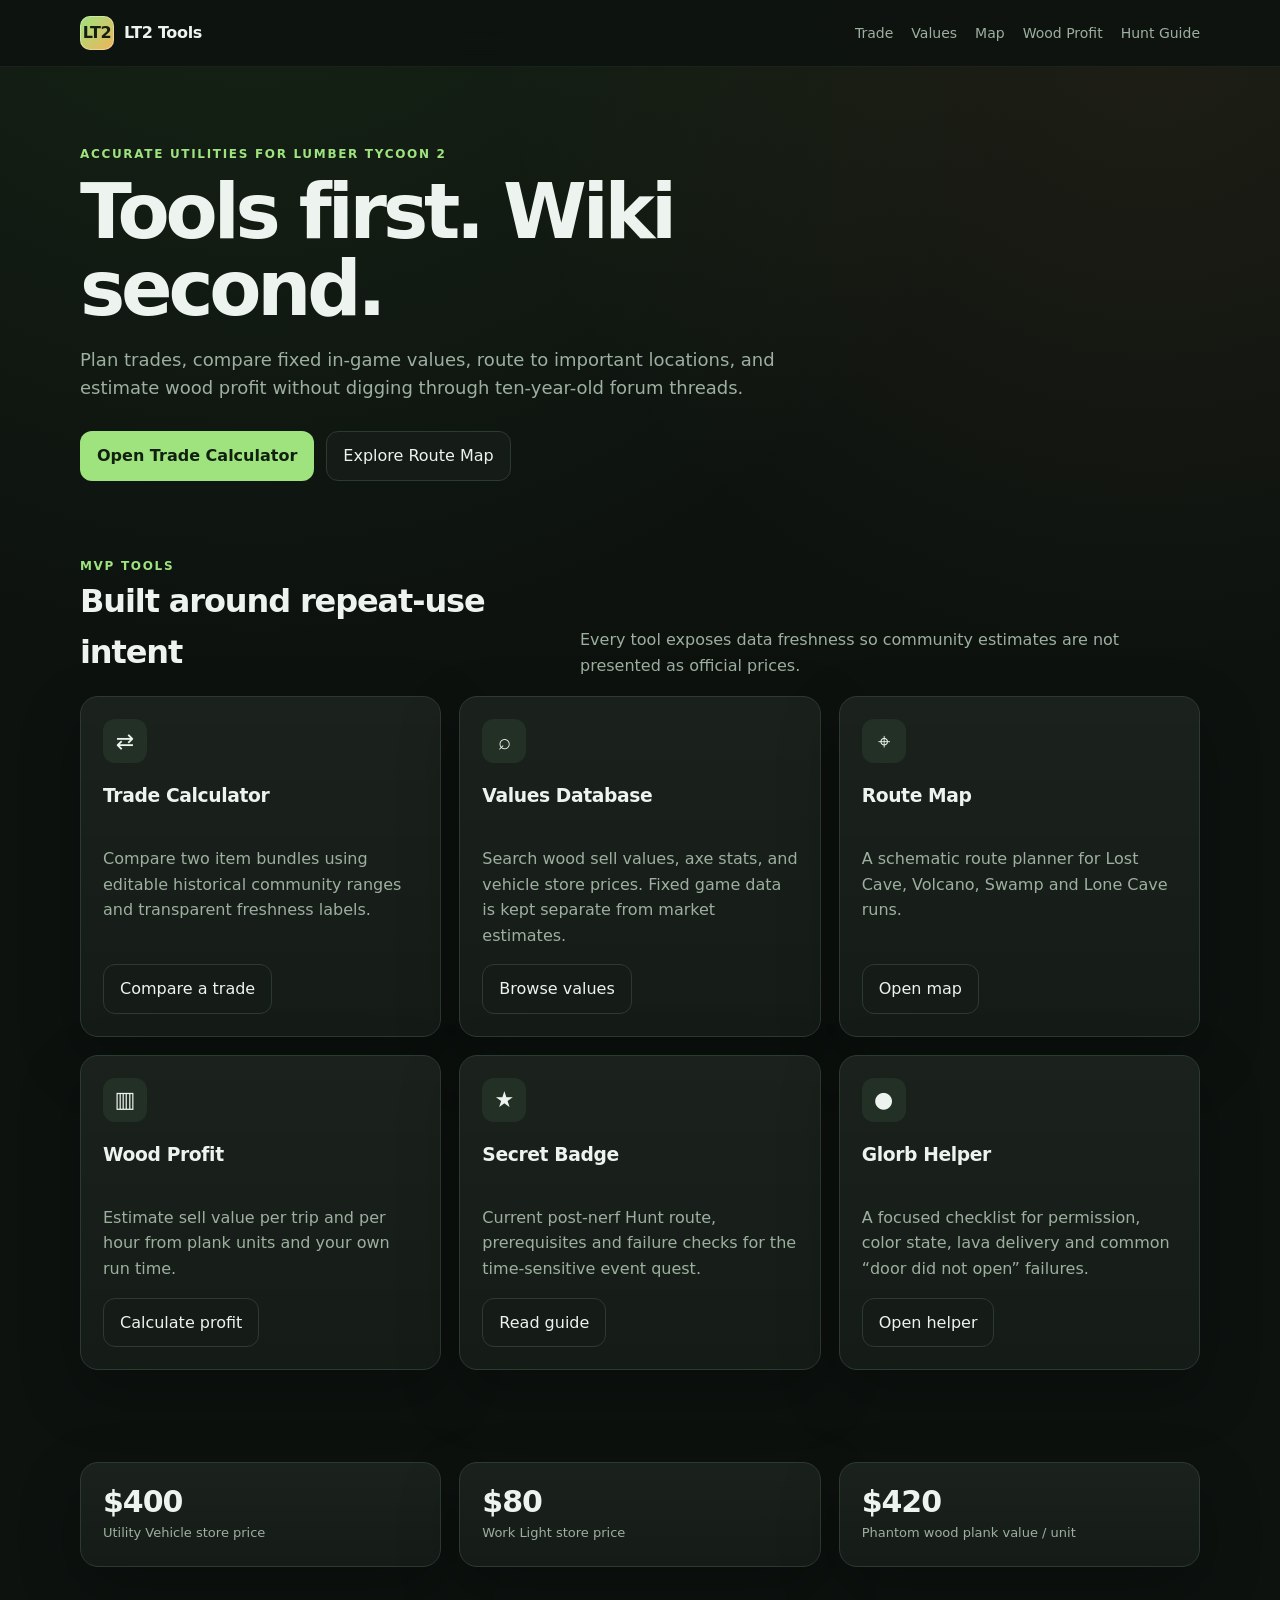
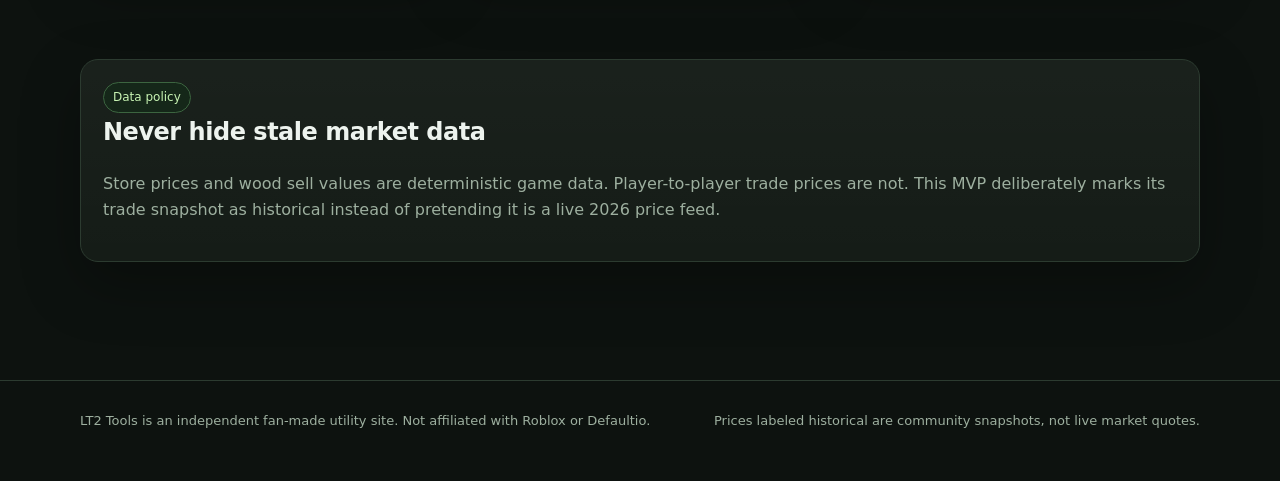
<file: index.html>
<!doctype html>
<html lang="en"><head>
<meta charset="utf-8"><meta name="viewport" content="width=device-width, initial-scale=1">
<title>LT2 Tools — Lumber Tycoon 2 Tools, Values & Map</title><meta name="description" content="Lumber Tycoon 2 trade calculator, values database, route map, wood profit calculator and current Hunt guides.">
<meta name="theme-color" content="#0d120f"><meta name="robots" content="index,follow">
<link rel="stylesheet" href="/assets/styles.css">
</head><body data-page="home">
<header class="site-header"><div class="container nav">
<a class="brand" href="/"><span class="brand-mark">LT2</span><span>LT2 Tools</span></a>
<nav class="nav-links"><a href="/trade-calculator/">Trade</a><a href="/values/">Values</a><a href="/map/">Map</a><a href="/wood-profit/">Wood Profit</a><a href="/lumber-tycoon-2-secret-badge/">Hunt Guide</a></nav>
</div></header>
<main>
<section class="hero"><div class="container"><div class="eyebrow">Accurate utilities for Lumber Tycoon 2</div>
<h1>Tools first. Wiki second.</h1><p>Plan trades, compare fixed in-game values, route to important locations, and estimate wood profit without digging through ten-year-old forum threads.</p>
<div class="actions"><a class="btn primary" href="/trade-calculator/">Open Trade Calculator</a><a class="btn" href="/map/">Explore Route Map</a></div></div></section>
<section class="section"><div class="container"><div class="section-title"><div><div class="eyebrow">MVP tools</div><h2>Built around repeat-use intent</h2></div><p>Every tool exposes data freshness so community estimates are not presented as official prices.</p></div>
<div class="grid cols-3">
<div class="card tool-card"><div class="tool-icon">⇄</div><h3>Trade Calculator</h3><p>Compare two item bundles using editable historical community ranges and transparent freshness labels.</p><a class="btn" href="/trade-calculator/">Compare a trade</a></div>
<div class="card tool-card"><div class="tool-icon">⌕</div><h3>Values Database</h3><p>Search wood sell values, axe stats, and vehicle store prices. Fixed game data is kept separate from market estimates.</p><a class="btn" href="/values/">Browse values</a></div>
<div class="card tool-card"><div class="tool-icon">⌖</div><h3>Route Map</h3><p>A schematic route planner for Lost Cave, Volcano, Swamp and Lone Cave runs.</p><a class="btn" href="/map/">Open map</a></div>
<div class="card tool-card"><div class="tool-icon">▥</div><h3>Wood Profit</h3><p>Estimate sell value per trip and per hour from plank units and your own run time.</p><a class="btn" href="/wood-profit/">Calculate profit</a></div>
<div class="card tool-card"><div class="tool-icon">★</div><h3>Secret Badge</h3><p>Current post-nerf Hunt route, prerequisites and failure checks for the time-sensitive event quest.</p><a class="btn" href="/lumber-tycoon-2-secret-badge/">Read guide</a></div>
<div class="card tool-card"><div class="tool-icon">●</div><h3>Glorb Helper</h3><p>A focused checklist for permission, color state, lava delivery and common “door did not open” failures.</p><a class="btn" href="/lumber-tycoon-2-glorb/">Open helper</a></div>
</div></div></section>
<section class="section"><div class="container grid cols-3">
<div class="card"><div class="kpi">$400</div><div class="kpi-label">Utility Vehicle store price</div></div>
<div class="card"><div class="kpi">$80</div><div class="kpi-label">Work Light store price</div></div>
<div class="card"><div class="kpi">$420</div><div class="kpi-label">Phantom wood plank value / unit</div></div>
</div></section>
<section class="section"><div class="container"><div class="card"><span class="badge good">Data policy</span><h2>Never hide stale market data</h2><p>Store prices and wood sell values are deterministic game data. Player-to-player trade prices are not. This MVP deliberately marks its trade snapshot as historical instead of pretending it is a live 2026 price feed.</p></div></div></section>
</main>
<footer class="site-footer"><div class="container footer-row"><div>LT2 Tools is an independent fan-made utility site. Not affiliated with Roblox or Defaultio.</div><div>Prices labeled historical are community snapshots, not live market quotes.</div></div></footer>
<script src="/assets/data.js" defer></script><script src="/assets/app.js" defer></script>
</body></html>
</file>
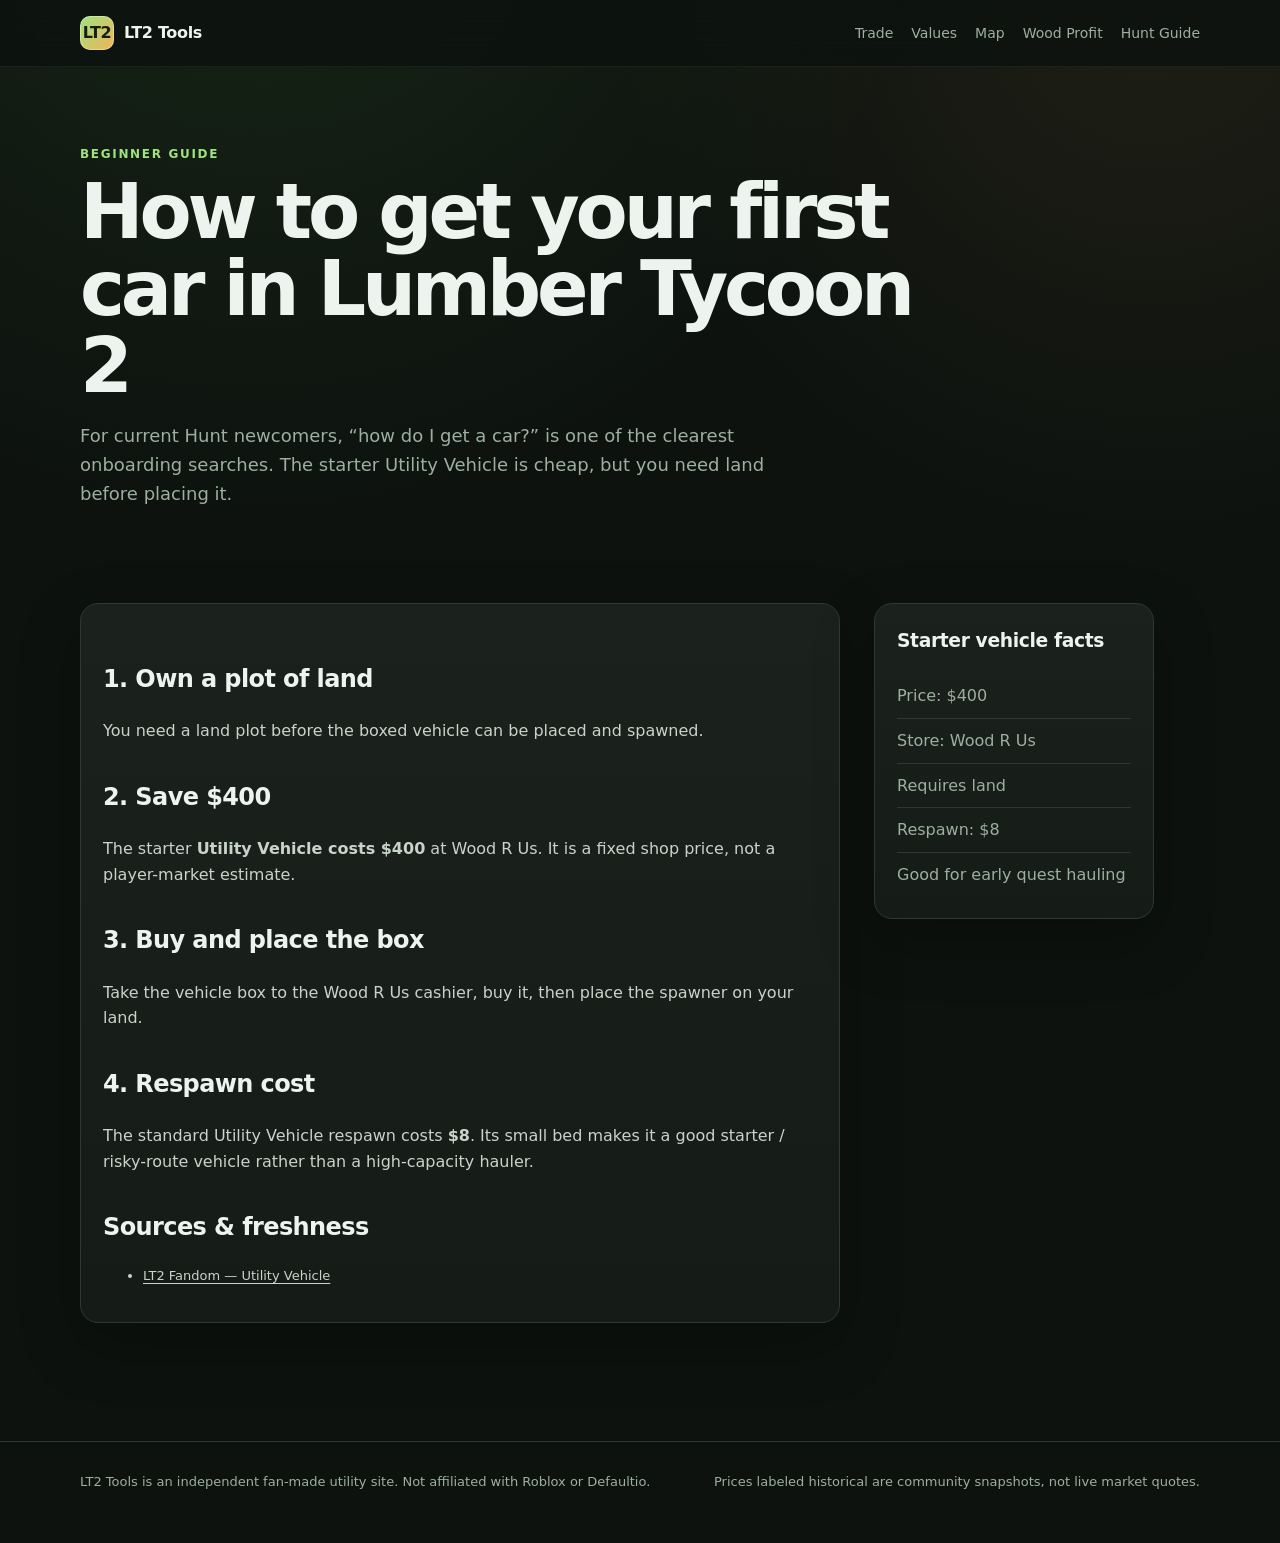
<file: how-to-get-a-car/index.html>
<!doctype html>
<html lang="en"><head>
<meta charset="utf-8"><meta name="viewport" content="width=device-width, initial-scale=1">
<title>How to Get a Car in Lumber Tycoon 2 — Utility Vehicle</title><meta name="description" content="How to buy the starter Utility Vehicle in Lumber Tycoon 2, including price and prerequisites.">
<meta name="theme-color" content="#0d120f"><meta name="robots" content="index,follow">
<link rel="stylesheet" href="/assets/styles.css">
</head><body data-page="how-to-get-a-car">
<header class="site-header"><div class="container nav">
<a class="brand" href="/"><span class="brand-mark">LT2</span><span>LT2 Tools</span></a>
<nav class="nav-links"><a href="/trade-calculator/">Trade</a><a href="/values/">Values</a><a href="/map/">Map</a><a href="/wood-profit/">Wood Profit</a><a href="/lumber-tycoon-2-secret-badge/">Hunt Guide</a></nav>
</div></header>
<main><section class="hero"><div class="container"><div class="eyebrow">Beginner guide</div><h1>How to get your first car in Lumber Tycoon 2</h1><p>For current Hunt newcomers, “how do I get a car?” is one of the clearest onboarding searches. The starter Utility Vehicle is cheap, but you need land before placing it.</p></div></section><section class="section"><div class="container guide"><article class="card"><h2>1. Own a plot of land</h2><p>You need a land plot before the boxed vehicle can be placed and spawned.</p><h2>2. Save $400</h2><p>The starter <strong>Utility Vehicle costs $400</strong> at Wood R Us. It is a fixed shop price, not a player-market estimate.</p><h2>3. Buy and place the box</h2><p>Take the vehicle box to the Wood R Us cashier, buy it, then place the spawner on your land.</p><h2>4. Respawn cost</h2><p>The standard Utility Vehicle respawn costs <strong>$8</strong>. Its small bed makes it a good starter / risky-route vehicle rather than a high-capacity hauler.</p><h2>Sources & freshness</h2><ul class="source-list"><li><a href="https://lumber-tycoon-2.fandom.com/wiki/Utility_Vehicle" rel="nofollow noopener" target="_blank">LT2 Fandom — Utility Vehicle</a></li></ul></article><aside><div class="card"><h3>Starter vehicle facts</h3><ul class="checklist"><li>Price: $400</li><li>Store: Wood R Us</li><li>Requires land</li><li>Respawn: $8</li><li>Good for early quest hauling</li></ul></div></aside></div></section></main>
<footer class="site-footer"><div class="container footer-row"><div>LT2 Tools is an independent fan-made utility site. Not affiliated with Roblox or Defaultio.</div><div>Prices labeled historical are community snapshots, not live market quotes.</div></div></footer>
<script src="/assets/data.js" defer></script><script src="/assets/app.js" defer></script>
</body></html>
</file>
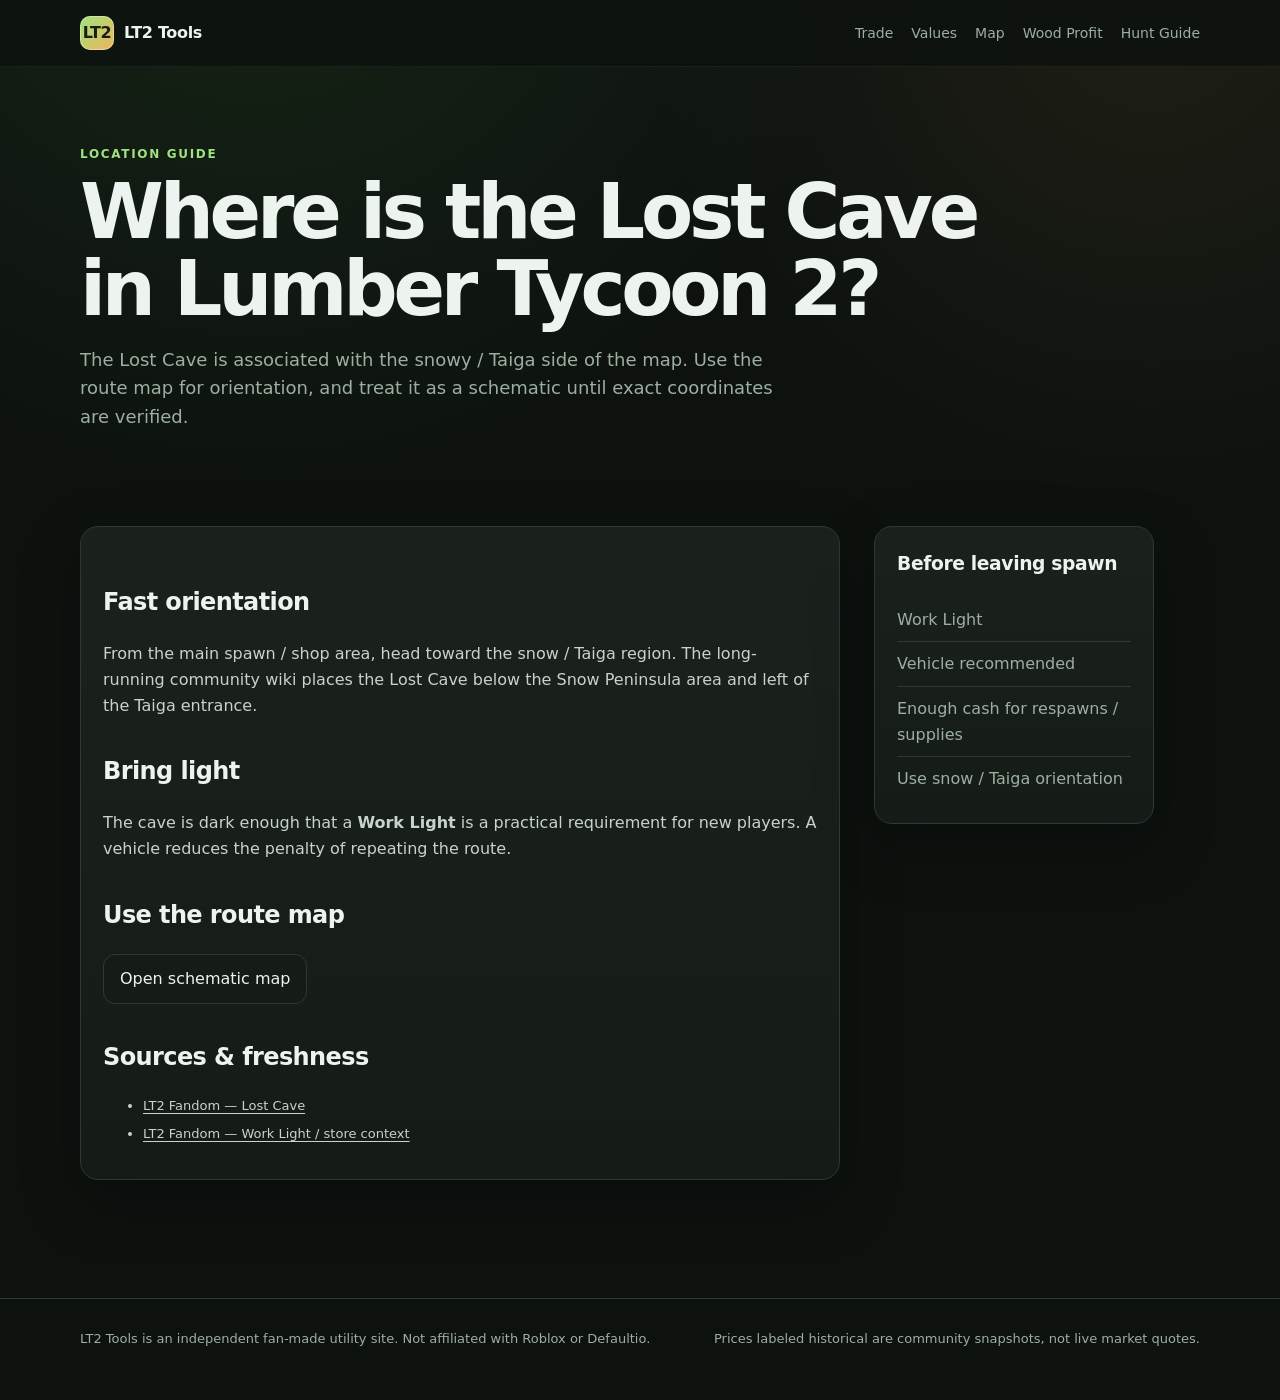
<file: lost-cave/index.html>
<!doctype html>
<html lang="en"><head>
<meta charset="utf-8"><meta name="viewport" content="width=device-width, initial-scale=1">
<title>Lumber Tycoon 2 Lost Cave Location — Route Guide</title><meta name="description" content="Lumber Tycoon 2 Lost Cave location and preparation guide.">
<meta name="theme-color" content="#0d120f"><meta name="robots" content="index,follow">
<link rel="stylesheet" href="/assets/styles.css">
</head><body data-page="lost-cave">
<header class="site-header"><div class="container nav">
<a class="brand" href="/"><span class="brand-mark">LT2</span><span>LT2 Tools</span></a>
<nav class="nav-links"><a href="/trade-calculator/">Trade</a><a href="/values/">Values</a><a href="/map/">Map</a><a href="/wood-profit/">Wood Profit</a><a href="/lumber-tycoon-2-secret-badge/">Hunt Guide</a></nav>
</div></header>
<main><section class="hero"><div class="container"><div class="eyebrow">Location guide</div><h1>Where is the Lost Cave in Lumber Tycoon 2?</h1><p>The Lost Cave is associated with the snowy / Taiga side of the map. Use the route map for orientation, and treat it as a schematic until exact coordinates are verified.</p></div></section><section class="section"><div class="container guide"><article class="card"><h2>Fast orientation</h2><p>From the main spawn / shop area, head toward the snow / Taiga region. The long-running community wiki places the Lost Cave below the Snow Peninsula area and left of the Taiga entrance.</p><h2>Bring light</h2><p>The cave is dark enough that a <a href="/work-light/"><strong>Work Light</strong></a> is a practical requirement for new players. A vehicle reduces the penalty of repeating the route.</p><h2>Use the route map</h2><p><a class="btn" href="/map/">Open schematic map</a></p><h2>Sources & freshness</h2><ul class="source-list"><li><a href="https://lumber-tycoon-2.fandom.com/wiki/Lost_Cave" rel="nofollow noopener" target="_blank">LT2 Fandom — Lost Cave</a></li><li><a href="https://lumber-tycoon-2.fandom.com/wiki/Wood_R_Us" rel="nofollow noopener" target="_blank">LT2 Fandom — Work Light / store context</a></li></ul></article><aside><div class="card"><h3>Before leaving spawn</h3><ul class="checklist"><li>Work Light</li><li>Vehicle recommended</li><li>Enough cash for respawns / supplies</li><li>Use snow / Taiga orientation</li></ul></div></aside></div></section></main>
<footer class="site-footer"><div class="container footer-row"><div>LT2 Tools is an independent fan-made utility site. Not affiliated with Roblox or Defaultio.</div><div>Prices labeled historical are community snapshots, not live market quotes.</div></div></footer>
<script src="/assets/data.js" defer></script><script src="/assets/app.js" defer></script>
</body></html>
</file>
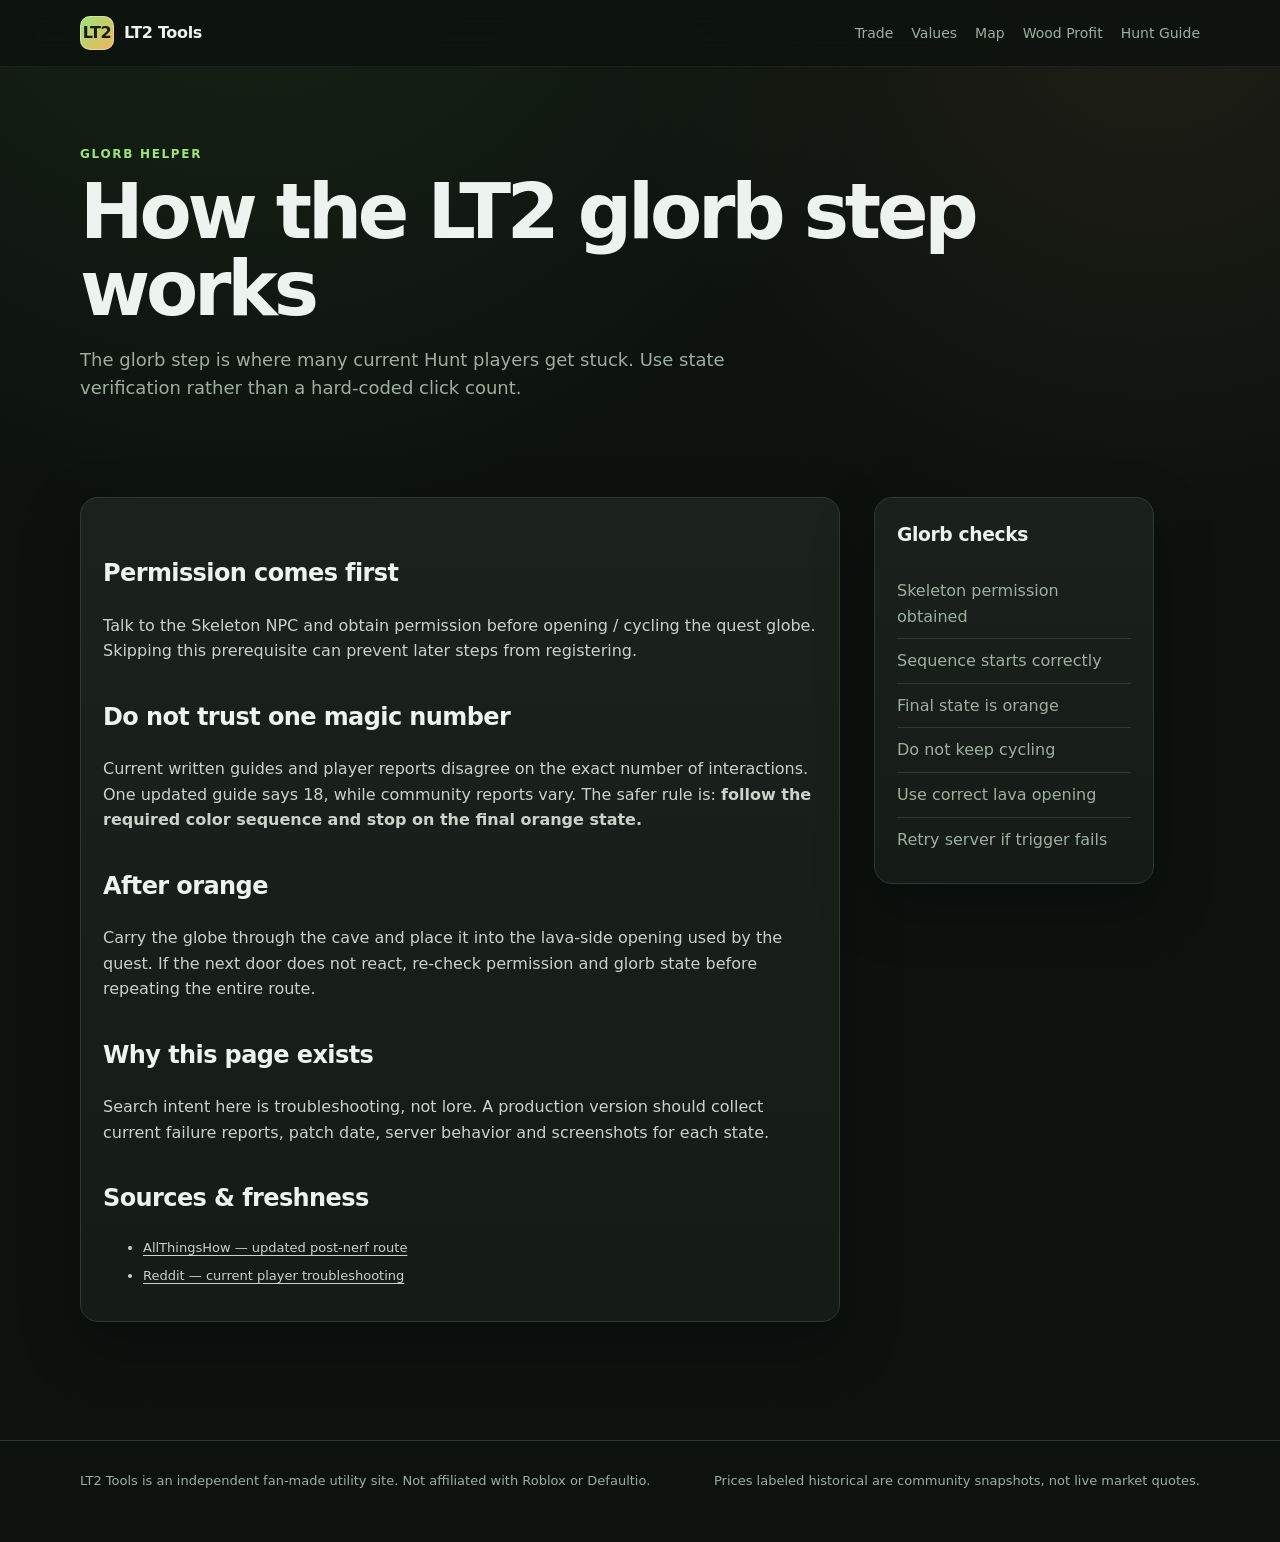
<file: lumber-tycoon-2-glorb/index.html>
<!doctype html>
<html lang="en"><head>
<meta charset="utf-8"><meta name="viewport" content="width=device-width, initial-scale=1">
<title>Lumber Tycoon 2 Glorb Guide — Orange Glorb Helper</title><meta name="description" content="Focused Glorb helper for the Lumber Tycoon 2 Hunt secret badge.">
<meta name="theme-color" content="#0d120f"><meta name="robots" content="index,follow">
<link rel="stylesheet" href="/assets/styles.css">
</head><body data-page="lumber-tycoon-2-glorb">
<header class="site-header"><div class="container nav">
<a class="brand" href="/"><span class="brand-mark">LT2</span><span>LT2 Tools</span></a>
<nav class="nav-links"><a href="/trade-calculator/">Trade</a><a href="/values/">Values</a><a href="/map/">Map</a><a href="/wood-profit/">Wood Profit</a><a href="/lumber-tycoon-2-secret-badge/">Hunt Guide</a></nav>
</div></header>
<main><section class="hero"><div class="container"><div class="eyebrow">Glorb helper</div><h1>How the LT2 glorb step works</h1><p>The glorb step is where many current Hunt players get stuck. Use state verification rather than a hard-coded click count.</p></div></section><section class="section"><div class="container guide"><article class="card"><h2>Permission comes first</h2><p>Talk to the Skeleton NPC and obtain permission before opening / cycling the quest globe. Skipping this prerequisite can prevent later steps from registering.</p><h2>Do not trust one magic number</h2><p>Current written guides and player reports disagree on the exact number of interactions. One updated guide says 18, while community reports vary. The safer rule is: <strong>follow the required color sequence and stop on the final orange state.</strong></p><h2>After orange</h2><p>Carry the globe through the cave and place it into the lava-side opening used by the quest. If the next door does not react, re-check permission and glorb state before repeating the entire route.</p><h2>Why this page exists</h2><p>Search intent here is troubleshooting, not lore. A production version should collect current failure reports, patch date, server behavior and screenshots for each state.</p><h2>Sources & freshness</h2><ul class="source-list"><li><a href="https://allthings.how/lumber-tycoon-2-secret-badge-how-to-get-it-in-the-hunt-roblox-20/" rel="nofollow noopener" target="_blank">AllThingsHow — updated post-nerf route</a></li><li><a href="https://www.reddit.com/r/LumberTycoon2/comments/1wrewtq/need_help_for_the_hunt_20_secret_badge/" rel="nofollow noopener" target="_blank">Reddit — current player troubleshooting</a></li></ul></article><aside><div class="card"><h3>Glorb checks</h3><ul class="checklist"><li>Skeleton permission obtained</li><li>Sequence starts correctly</li><li>Final state is orange</li><li>Do not keep cycling</li><li>Use correct lava opening</li><li>Retry server if trigger fails</li></ul></div></aside></div></section></main>
<footer class="site-footer"><div class="container footer-row"><div>LT2 Tools is an independent fan-made utility site. Not affiliated with Roblox or Defaultio.</div><div>Prices labeled historical are community snapshots, not live market quotes.</div></div></footer>
<script src="/assets/data.js" defer></script><script src="/assets/app.js" defer></script>
</body></html>
</file>
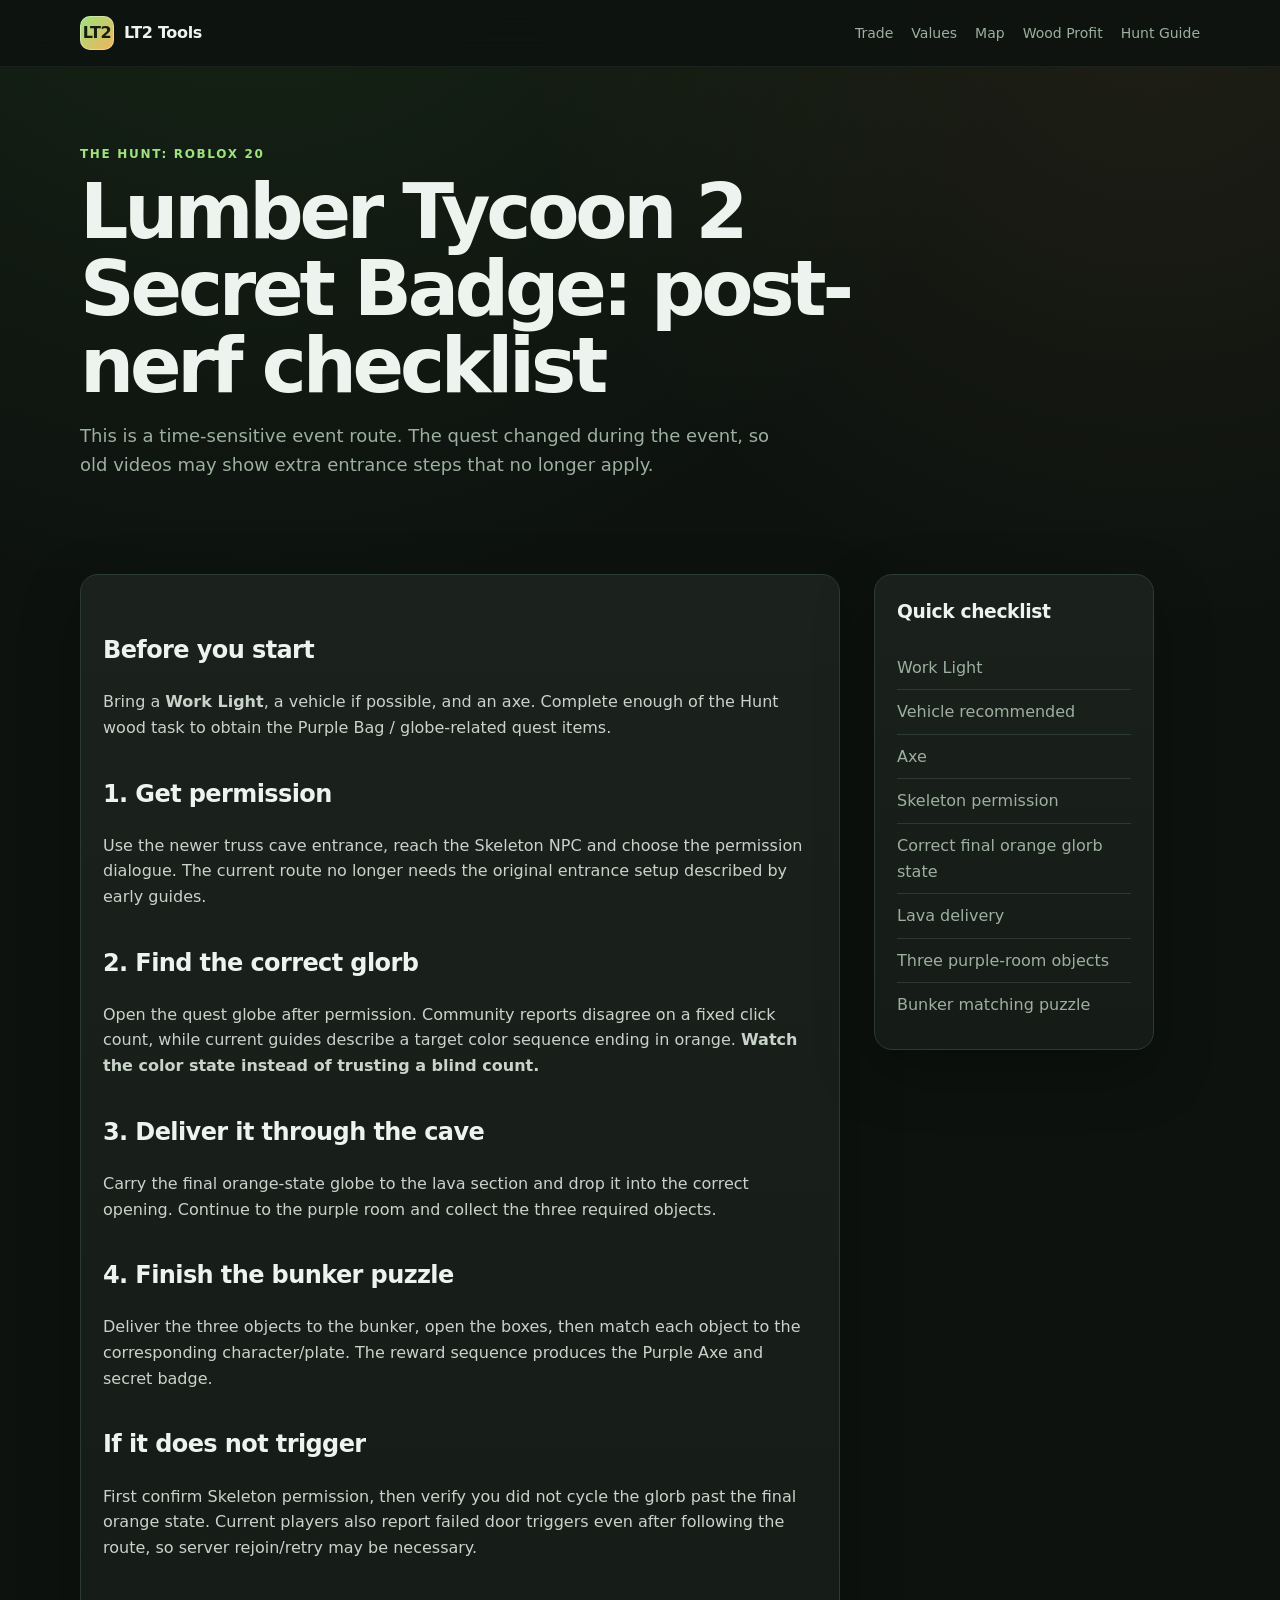
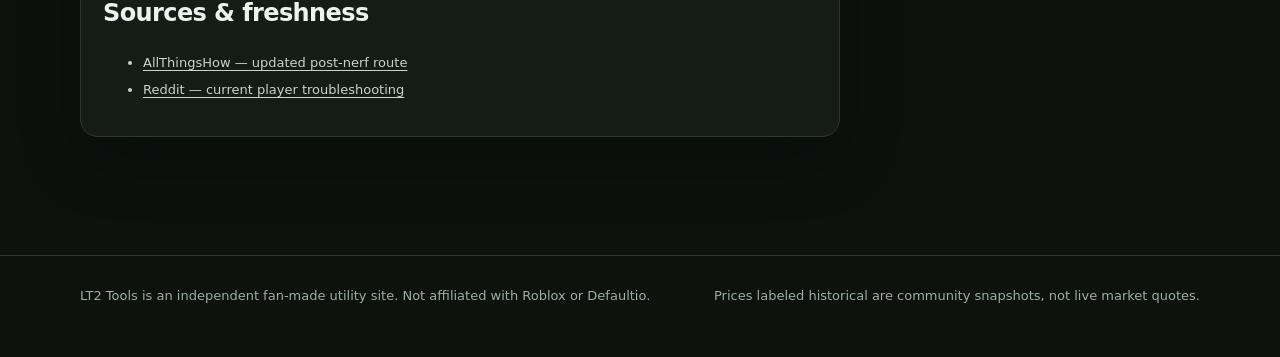
<file: lumber-tycoon-2-secret-badge/index.html>
<!doctype html>
<html lang="en"><head>
<meta charset="utf-8"><meta name="viewport" content="width=device-width, initial-scale=1">
<title>Lumber Tycoon 2 Secret Badge Guide — The Hunt Roblox 20</title><meta name="description" content="Post-nerf Lumber Tycoon 2 secret badge checklist for The Hunt: Roblox 20.">
<meta name="theme-color" content="#0d120f"><meta name="robots" content="index,follow">
<link rel="stylesheet" href="/assets/styles.css">
</head><body data-page="lumber-tycoon-2-secret-badge">
<header class="site-header"><div class="container nav">
<a class="brand" href="/"><span class="brand-mark">LT2</span><span>LT2 Tools</span></a>
<nav class="nav-links"><a href="/trade-calculator/">Trade</a><a href="/values/">Values</a><a href="/map/">Map</a><a href="/wood-profit/">Wood Profit</a><a href="/lumber-tycoon-2-secret-badge/">Hunt Guide</a></nav>
</div></header>
<main><section class="hero"><div class="container"><div class="eyebrow">The Hunt: Roblox 20</div><h1>Lumber Tycoon 2 Secret Badge: post-nerf checklist</h1><p>This is a time-sensitive event route. The quest changed during the event, so old videos may show extra entrance steps that no longer apply.</p></div></section><section class="section"><div class="container guide"><article class="card"><h2>Before you start</h2><p>Bring a <a href="/work-light/"><strong>Work Light</strong></a>, a vehicle if possible, and an axe. Complete enough of the Hunt wood task to obtain the Purple Bag / globe-related quest items.</p><h2>1. Get permission</h2><p>Use the newer truss cave entrance, reach the Skeleton NPC and choose the permission dialogue. The current route no longer needs the original entrance setup described by early guides.</p><h2>2. Find the correct glorb</h2><p>Open the quest globe after permission. Community reports disagree on a fixed click count, while current guides describe a target color sequence ending in orange. <strong>Watch the color state instead of trusting a blind count.</strong></p><h2>3. Deliver it through the cave</h2><p>Carry the final orange-state globe to the lava section and drop it into the correct opening. Continue to the purple room and collect the three required objects.</p><h2>4. Finish the bunker puzzle</h2><p>Deliver the three objects to the bunker, open the boxes, then match each object to the corresponding character/plate. The reward sequence produces the Purple Axe and secret badge.</p><h2>If it does not trigger</h2><p>First confirm Skeleton permission, then verify you did not cycle the glorb past the final orange state. Current players also report failed door triggers even after following the route, so server rejoin/retry may be necessary.</p><h2>Sources & freshness</h2><ul class="source-list"><li><a href="https://allthings.how/lumber-tycoon-2-secret-badge-how-to-get-it-in-the-hunt-roblox-20/" rel="nofollow noopener" target="_blank">AllThingsHow — updated post-nerf route</a></li><li><a href="https://www.reddit.com/r/LumberTycoon2/comments/1wrewtq/need_help_for_the_hunt_20_secret_badge/" rel="nofollow noopener" target="_blank">Reddit — current player troubleshooting</a></li></ul></article><aside><div class="card"><h3>Quick checklist</h3><ul class="checklist"><li>Work Light</li><li>Vehicle recommended</li><li>Axe</li><li>Skeleton permission</li><li>Correct final orange glorb state</li><li>Lava delivery</li><li>Three purple-room objects</li><li>Bunker matching puzzle</li></ul></div></aside></div></section></main>
<footer class="site-footer"><div class="container footer-row"><div>LT2 Tools is an independent fan-made utility site. Not affiliated with Roblox or Defaultio.</div><div>Prices labeled historical are community snapshots, not live market quotes.</div></div></footer>
<script src="/assets/data.js" defer></script><script src="/assets/app.js" defer></script>
</body></html>
</file>
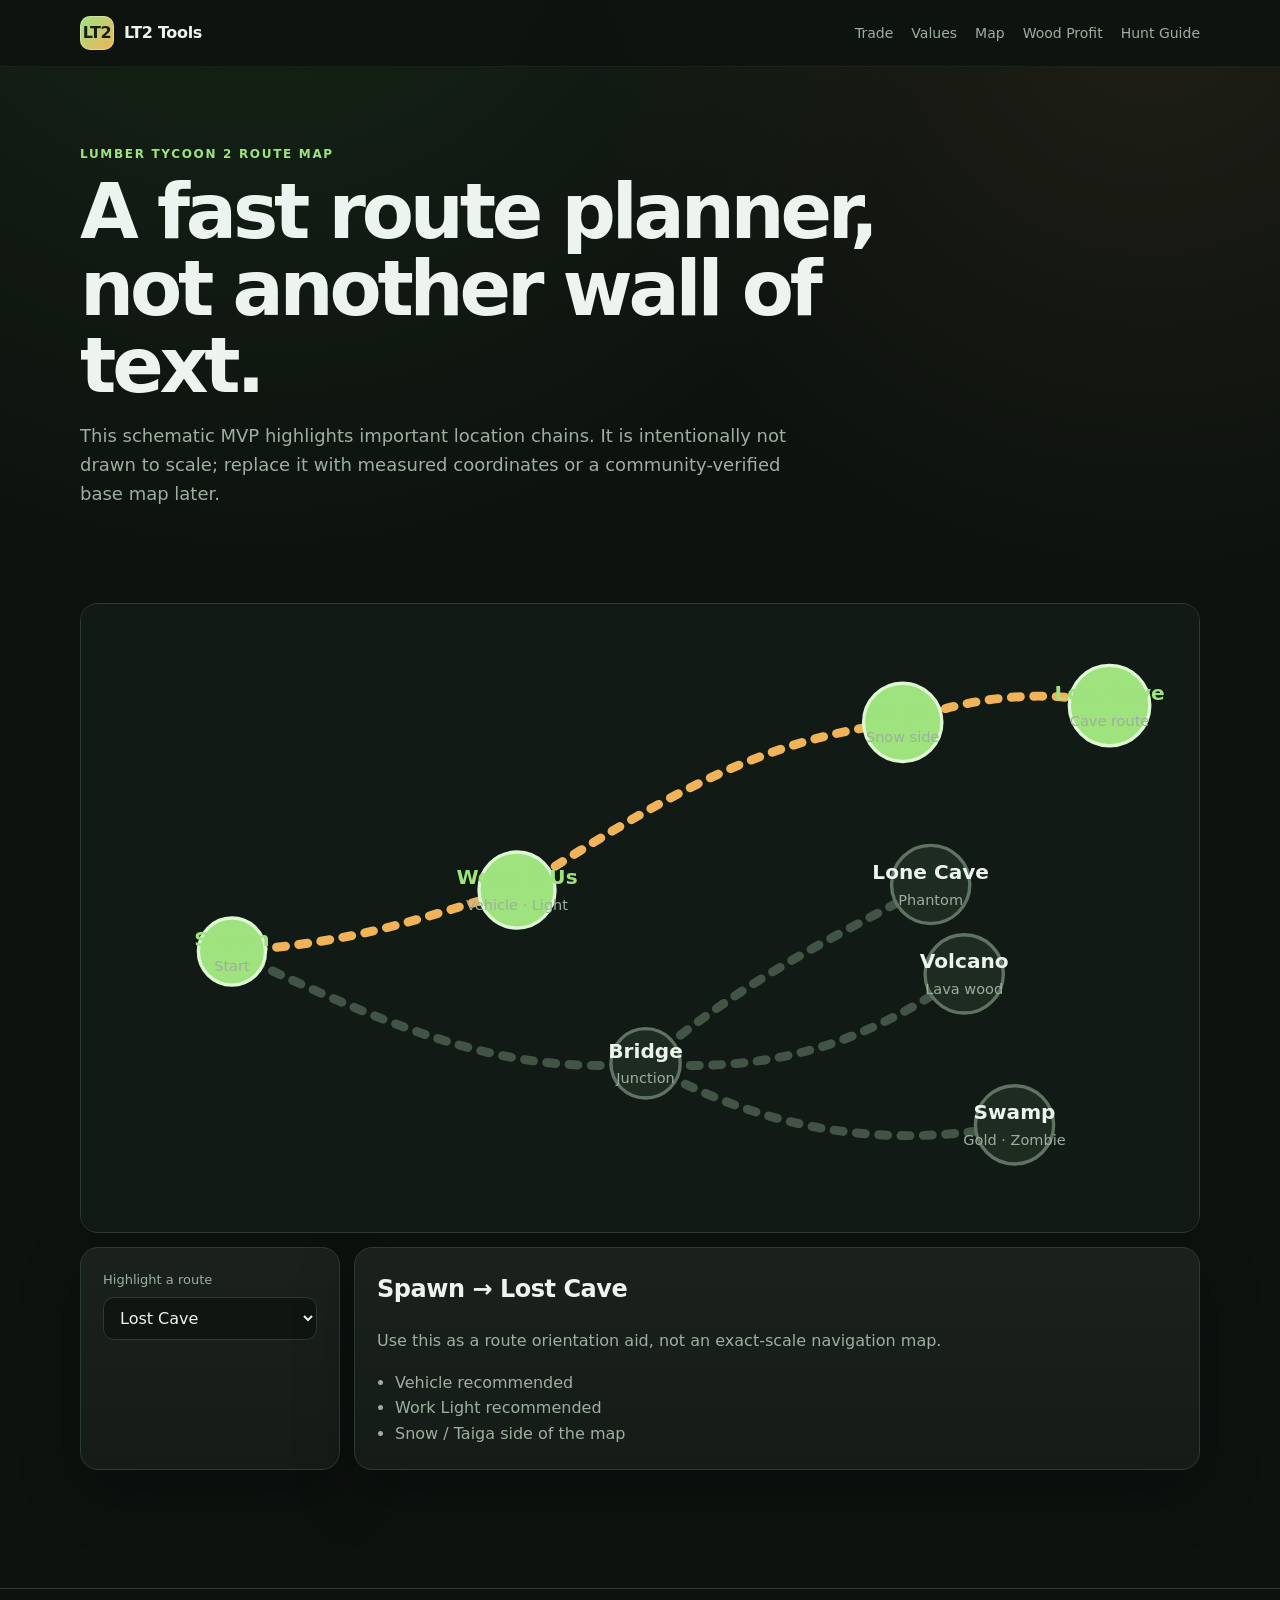
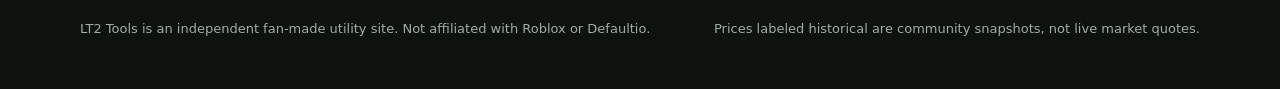
<file: map/index.html>
<!doctype html>
<html lang="en"><head>
<meta charset="utf-8"><meta name="viewport" content="width=device-width, initial-scale=1">
<title>Lumber Tycoon 2 Map & Route Planner — LT2 Tools</title><meta name="description" content="Interactive schematic routes to Lost Cave, Volcano, Swamp and Lone Cave in Lumber Tycoon 2.">
<meta name="theme-color" content="#0d120f"><meta name="robots" content="index,follow">
<link rel="stylesheet" href="/assets/styles.css">
</head><body data-page="map">
<header class="site-header"><div class="container nav">
<a class="brand" href="/"><span class="brand-mark">LT2</span><span>LT2 Tools</span></a>
<nav class="nav-links"><a href="/trade-calculator/">Trade</a><a href="/values/">Values</a><a href="/map/">Map</a><a href="/wood-profit/">Wood Profit</a><a href="/lumber-tycoon-2-secret-badge/">Hunt Guide</a></nav>
</div></header>
<main id="map-app"><section class="hero"><div class="container"><div class="eyebrow">Lumber Tycoon 2 Route Map</div><h1>A fast route planner, not another wall of text.</h1><p>This schematic MVP highlights important location chains. It is intentionally not drawn to scale; replace it with measured coordinates or a community-verified base map later.</p></div></section>
<section class="section"><div class="container"><div class="map-shell"><svg viewBox="0 0 1000 560" role="img" aria-label="Schematic Lumber Tycoon 2 route map">
<rect x="0" y="0" width="1000" height="560" fill="#111a14"/><path d="M135 310 C260 300 300 280 390 255" id="r1" class="route-line"/><path d="M390 255 C510 180 600 120 735 105" id="r2" class="route-line"/><path d="M735 105 C800 80 870 75 920 90" id="r3" class="route-line"/><path d="M135 310 C300 390 390 420 505 410" id="r4" class="route-line"/><path d="M505 410 C620 420 705 390 790 330" id="r5" class="route-line"/><path d="M505 410 C610 470 720 488 835 465" id="r6" class="route-line"/><path d="M505 410 C600 330 670 300 760 250" id="r7" class="route-line"/>
<g class="map-node" data-node="spawn"><circle cx="135" cy="310" r="30"/><text x="135" y="305" text-anchor="middle" class="map-label">Spawn</text><text x="135" y="327" text-anchor="middle" class="map-small">Start</text></g>
<g class="map-node" data-node="woodrus"><circle cx="390" cy="255" r="34"/><text x="390" y="250" text-anchor="middle" class="map-label">Wood R Us</text><text x="390" y="273" text-anchor="middle" class="map-small">Vehicle · Light</text></g>
<g class="map-node" data-node="taiga"><circle cx="735" cy="105" r="35"/><text x="735" y="100" text-anchor="middle" class="map-label">Taiga</text><text x="735" y="123" text-anchor="middle" class="map-small">Snow side</text></g>
<g class="map-node" data-node="lostcave"><circle cx="920" cy="90" r="36"/><text x="920" y="85" text-anchor="middle" class="map-label">Lost Cave</text><text x="920" y="108" text-anchor="middle" class="map-small">Cave route</text></g>
<g class="map-node" data-node="bridge"><circle cx="505" cy="410" r="31"/><text x="505" y="405" text-anchor="middle" class="map-label">Bridge</text><text x="505" y="428" text-anchor="middle" class="map-small">Junction</text></g>
<g class="map-node" data-node="volcano"><circle cx="790" cy="330" r="35"/><text x="790" y="325" text-anchor="middle" class="map-label">Volcano</text><text x="790" y="348" text-anchor="middle" class="map-small">Lava wood</text></g>
<g class="map-node" data-node="swamp"><circle cx="835" cy="465" r="35"/><text x="835" y="460" text-anchor="middle" class="map-label">Swamp</text><text x="835" y="483" text-anchor="middle" class="map-small">Gold · Zombie</text></g>
<g class="map-node" data-node="lonecave"><circle cx="760" cy="250" r="35"/><text x="760" y="245" text-anchor="middle" class="map-label">Lone Cave</text><text x="760" y="268" text-anchor="middle" class="map-small">Phantom</text></g>
</svg></div>
<div class="map-panel"><div class="card"><label for="route-select">Highlight a route</label><select id="route-select"><option value="lost-cave">Lost Cave</option><option value="volcano">Volcano</option><option value="swamp">Swamp</option><option value="lone-cave">Lone Cave</option></select></div><div class="card map-info"><h2 id="route-title"></h2><p id="route-copy"></p><ul id="route-req"></ul></div></div></div></section></main>
<footer class="site-footer"><div class="container footer-row"><div>LT2 Tools is an independent fan-made utility site. Not affiliated with Roblox or Defaultio.</div><div>Prices labeled historical are community snapshots, not live market quotes.</div></div></footer>
<script src="/assets/data.js" defer></script><script src="/assets/app.js" defer></script>
</body></html>
</file>
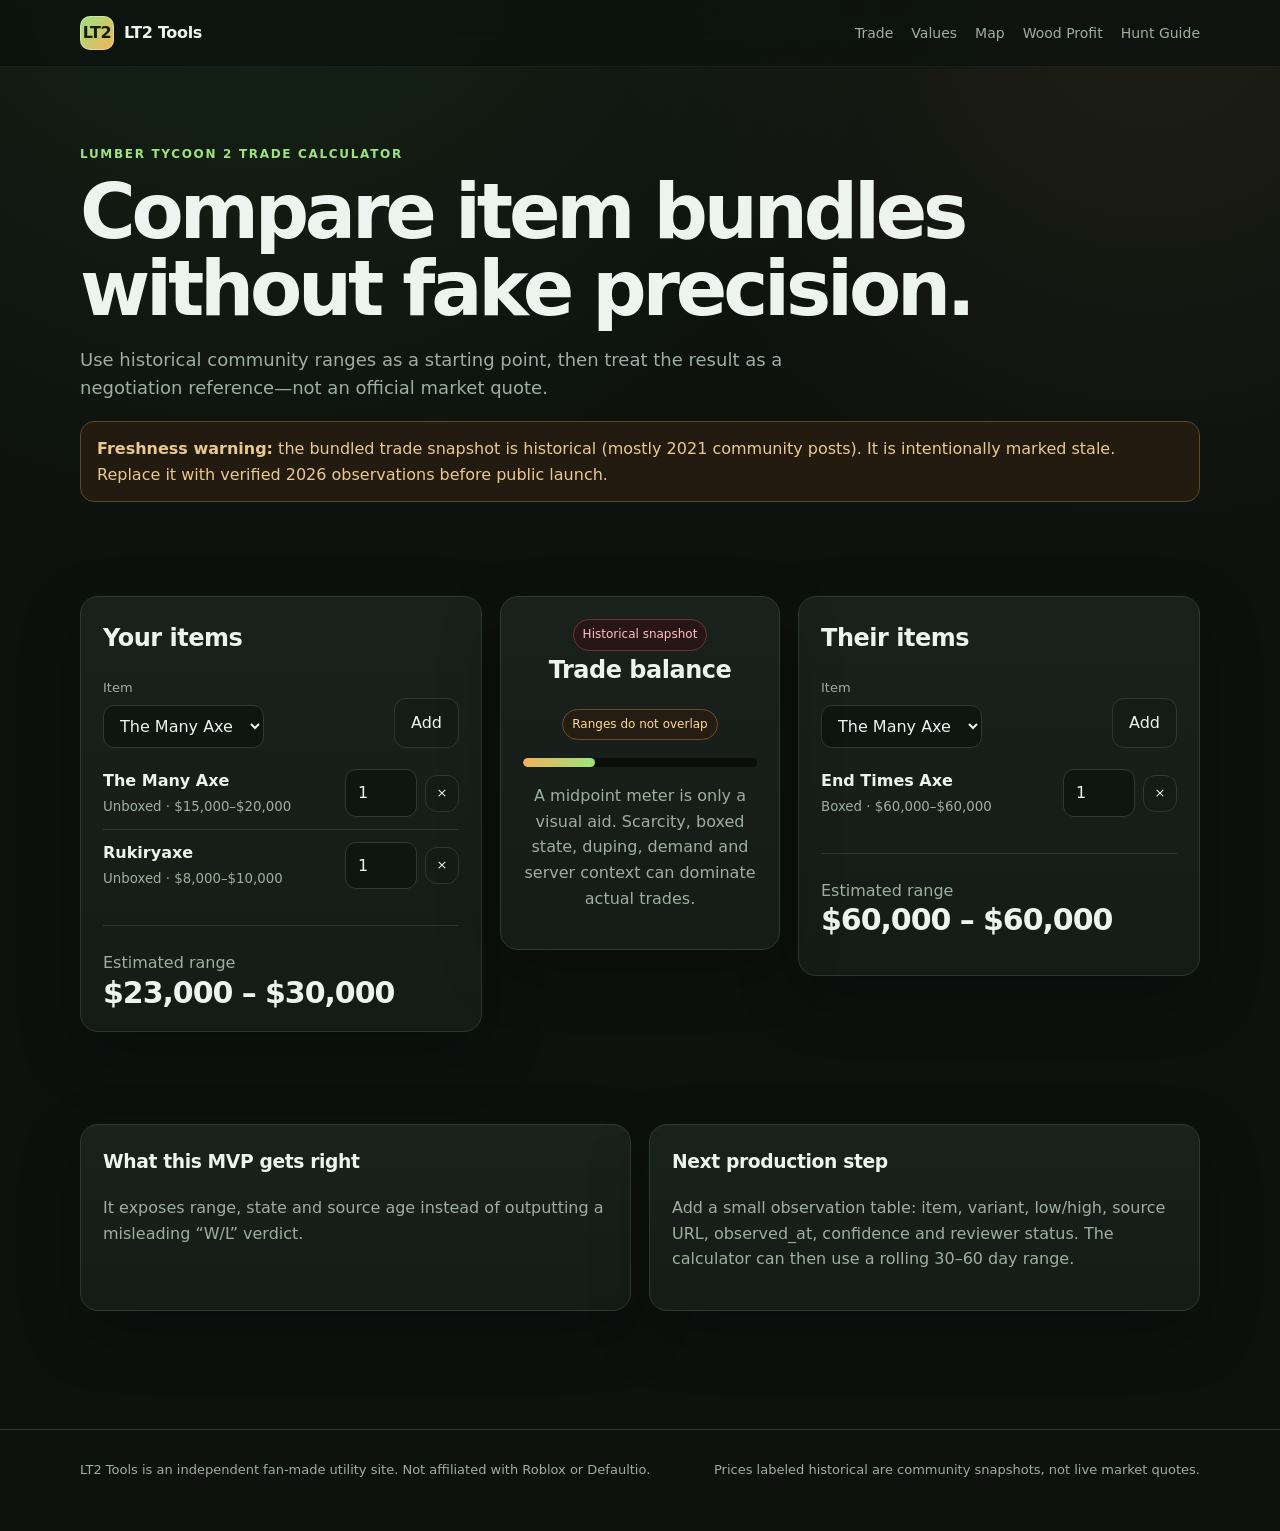
<file: trade-calculator/index.html>
<!doctype html>
<html lang="en"><head>
<meta charset="utf-8"><meta name="viewport" content="width=device-width, initial-scale=1">
<title>Lumber Tycoon 2 Trade Calculator — LT2 Tools</title><meta name="description" content="Compare Lumber Tycoon 2 trade bundles using transparent value ranges and data freshness.">
<meta name="theme-color" content="#0d120f"><meta name="robots" content="index,follow">
<link rel="stylesheet" href="/assets/styles.css">
</head><body data-page="trade">
<header class="site-header"><div class="container nav">
<a class="brand" href="/"><span class="brand-mark">LT2</span><span>LT2 Tools</span></a>
<nav class="nav-links"><a href="/trade-calculator/">Trade</a><a href="/values/">Values</a><a href="/map/">Map</a><a href="/wood-profit/">Wood Profit</a><a href="/lumber-tycoon-2-secret-badge/">Hunt Guide</a></nav>
</div></header>
<main id="trade-app"><section class="hero"><div class="container"><div class="eyebrow">Lumber Tycoon 2 Trade Calculator</div><h1>Compare item bundles without fake precision.</h1><p>Use historical community ranges as a starting point, then treat the result as a negotiation reference—not an official market quote.</p><div class="notice"><strong>Freshness warning:</strong> the bundled trade snapshot is historical (mostly 2021 community posts). It is intentionally marked stale. Replace it with verified 2026 observations before public launch.</div></div></section>
<section class="section"><div class="container trade-board">
<div class="card trade-side"><h2>Your items</h2><div class="form-row"><div><label for="you-select">Item</label><select id="you-select"></select></div><div></div><button class="btn" id="you-add">Add</button></div><div id="you-items"></div><hr><div class="muted">Estimated range</div><div class="kpi" id="you-total">$0</div></div>
<div class="card trade-result"><span class="badge stale">Historical snapshot</span><h2>Trade balance</h2><div id="trade-label" class="badge">Add items</div><div class="balance-meter"><div id="balance-fill"></div></div><p class="muted">A midpoint meter is only a visual aid. Scarcity, boxed state, duping, demand and server context can dominate actual trades.</p></div>
<div class="card trade-side"><h2>Their items</h2><div class="form-row"><div><label for="them-select">Item</label><select id="them-select"></select></div><div></div><button class="btn" id="them-add">Add</button></div><div id="them-items"></div><hr><div class="muted">Estimated range</div><div class="kpi" id="them-total">$0</div></div>
</div></section>
<section class="section"><div class="container grid cols-2"><div class="card"><h3>What this MVP gets right</h3><p>It exposes range, state and source age instead of outputting a misleading “W/L” verdict.</p></div><div class="card"><h3>Next production step</h3><p>Add a small observation table: item, variant, low/high, source URL, observed_at, confidence and reviewer status. The calculator can then use a rolling 30–60 day range.</p></div></div></section></main>
<footer class="site-footer"><div class="container footer-row"><div>LT2 Tools is an independent fan-made utility site. Not affiliated with Roblox or Defaultio.</div><div>Prices labeled historical are community snapshots, not live market quotes.</div></div></footer>
<script src="/assets/data.js" defer></script><script src="/assets/app.js" defer></script>
</body></html>
</file>
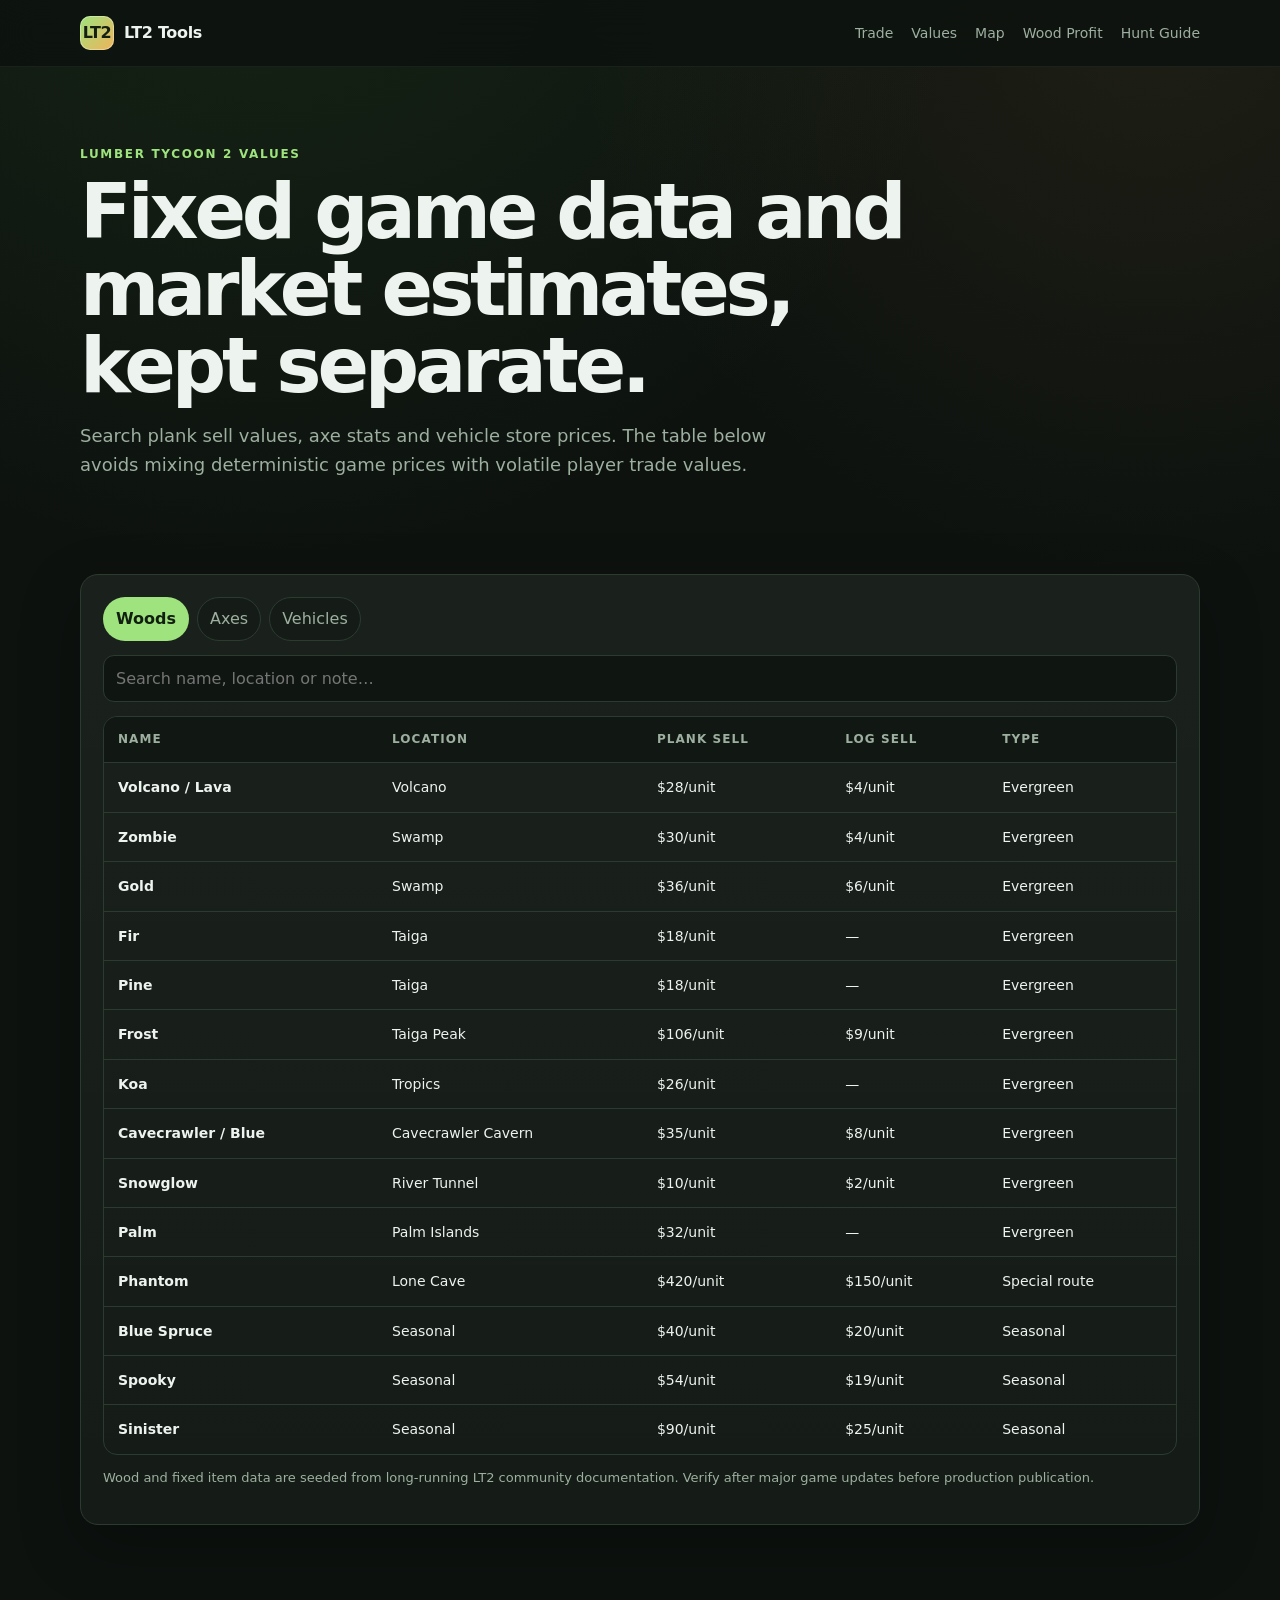
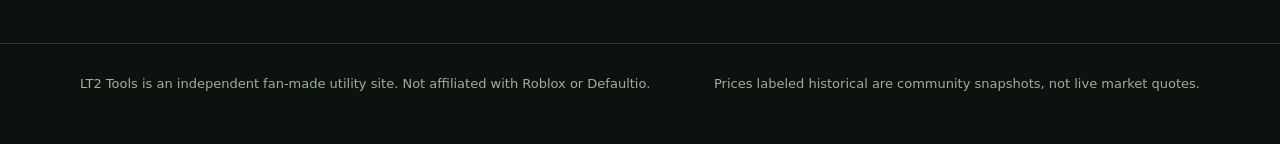
<file: values/index.html>
<!doctype html>
<html lang="en"><head>
<meta charset="utf-8"><meta name="viewport" content="width=device-width, initial-scale=1">
<title>Lumber Tycoon 2 Values — Wood, Axes & Vehicles</title><meta name="description" content="Search Lumber Tycoon 2 wood sell values, axe stats and vehicle store prices.">
<meta name="theme-color" content="#0d120f"><meta name="robots" content="index,follow">
<link rel="stylesheet" href="/assets/styles.css">
</head><body data-page="values">
<header class="site-header"><div class="container nav">
<a class="brand" href="/"><span class="brand-mark">LT2</span><span>LT2 Tools</span></a>
<nav class="nav-links"><a href="/trade-calculator/">Trade</a><a href="/values/">Values</a><a href="/map/">Map</a><a href="/wood-profit/">Wood Profit</a><a href="/lumber-tycoon-2-secret-badge/">Hunt Guide</a></nav>
</div></header>
<main id="values-app"><section class="hero"><div class="container"><div class="eyebrow">Lumber Tycoon 2 Values</div><h1>Fixed game data and market estimates, kept separate.</h1><p>Search plank sell values, axe stats and vehicle store prices. The table below avoids mixing deterministic game prices with volatile player trade values.</p></div></section>
<section class="section"><div class="container"><div class="card"><div class="tabs"><button class="tab active" data-tab="woods">Woods</button><button class="tab" data-tab="axes">Axes</button><button class="tab" data-tab="vehicles">Vehicles</button></div><div class="search-box"><input id="value-search" placeholder="Search name, location or note…" aria-label="Search values"></div><div class="table-wrap"><table><thead><tr id="values-head"></tr></thead><tbody id="values-body"></tbody></table></div><p class="source-list">Wood and fixed item data are seeded from long-running LT2 community documentation. Verify after major game updates before production publication.</p></div></div></section></main>
<footer class="site-footer"><div class="container footer-row"><div>LT2 Tools is an independent fan-made utility site. Not affiliated with Roblox or Defaultio.</div><div>Prices labeled historical are community snapshots, not live market quotes.</div></div></footer>
<script src="/assets/data.js" defer></script><script src="/assets/app.js" defer></script>
</body></html>
</file>
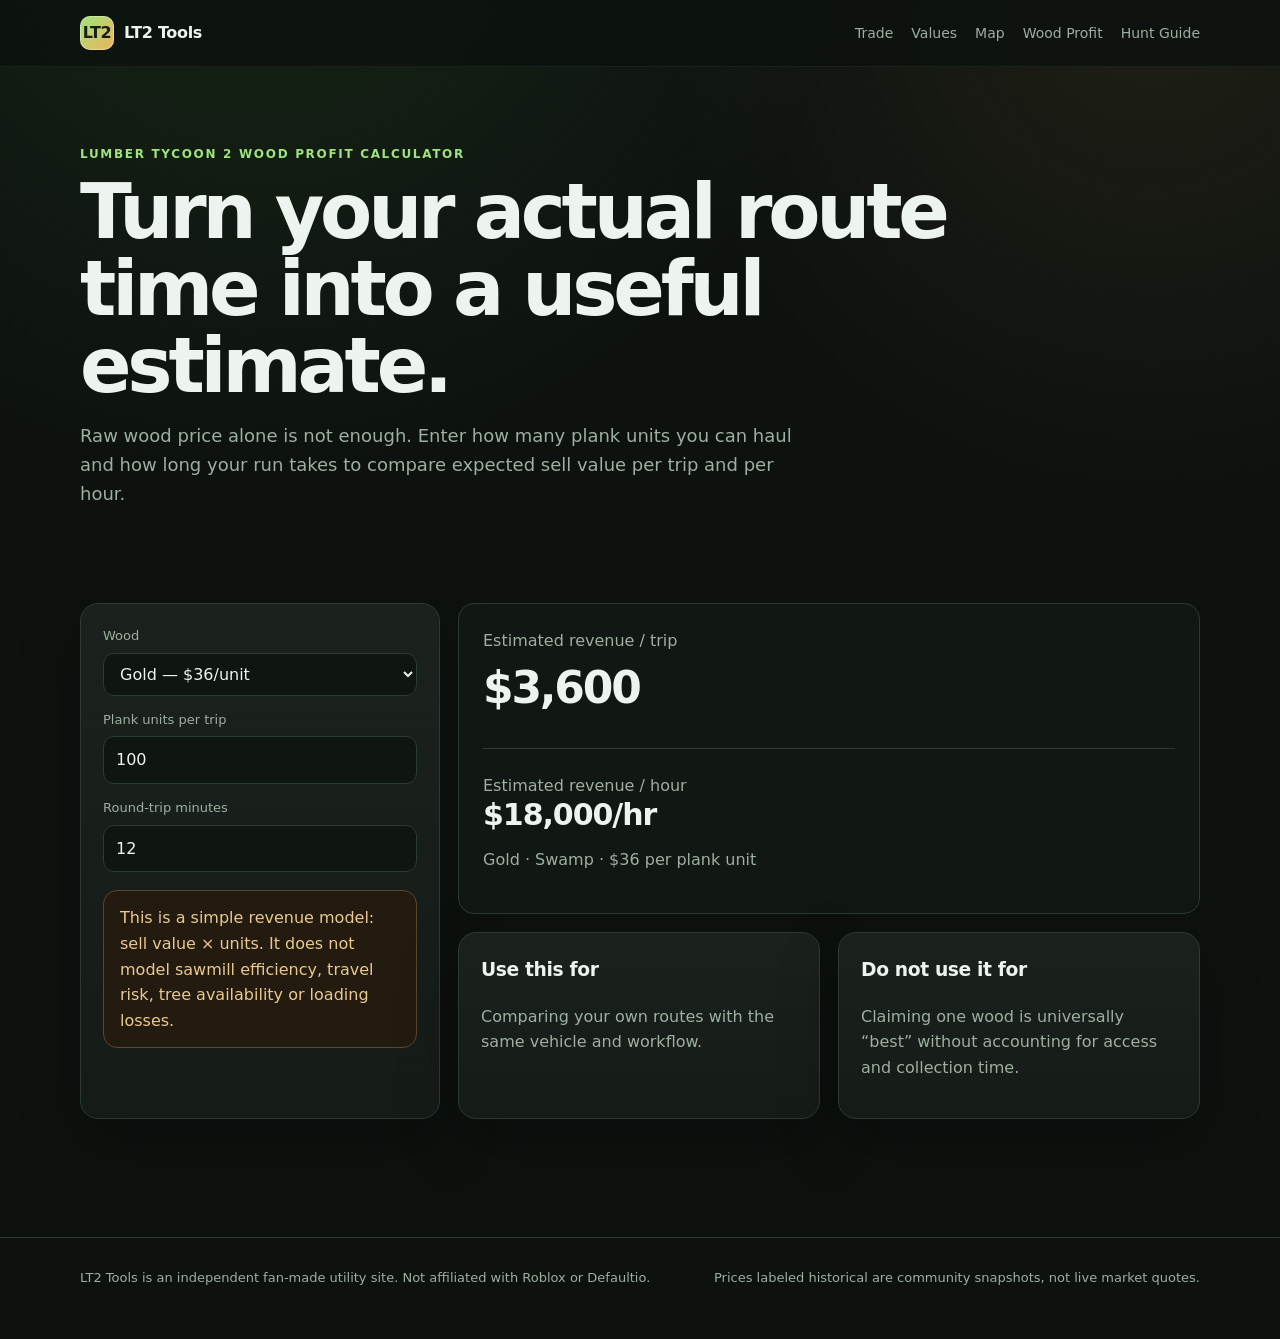
<file: wood-profit/index.html>
<!doctype html>
<html lang="en"><head>
<meta charset="utf-8"><meta name="viewport" content="width=device-width, initial-scale=1">
<title>Lumber Tycoon 2 Wood Profit Calculator — LT2 Tools</title><meta name="description" content="Estimate Lumber Tycoon 2 wood revenue per trip and per hour using plank values and your route time.">
<meta name="theme-color" content="#0d120f"><meta name="robots" content="index,follow">
<link rel="stylesheet" href="/assets/styles.css">
</head><body data-page="wood">
<header class="site-header"><div class="container nav">
<a class="brand" href="/"><span class="brand-mark">LT2</span><span>LT2 Tools</span></a>
<nav class="nav-links"><a href="/trade-calculator/">Trade</a><a href="/values/">Values</a><a href="/map/">Map</a><a href="/wood-profit/">Wood Profit</a><a href="/lumber-tycoon-2-secret-badge/">Hunt Guide</a></nav>
</div></header>
<main id="wood-app"><section class="hero"><div class="container"><div class="eyebrow">Lumber Tycoon 2 Wood Profit Calculator</div><h1>Turn your actual route time into a useful estimate.</h1><p>Raw wood price alone is not enough. Enter how many plank units you can haul and how long your run takes to compare expected sell value per trip and per hour.</p></div></section>
<section class="section"><div class="container calculator-grid"><div class="card"><div><label for="wood-select">Wood</label><select id="wood-select"></select></div><div style="margin-top:14px"><label for="wood-units">Plank units per trip</label><input id="wood-units" type="number" min="0" step="0.1" value="100"></div><div style="margin-top:14px"><label for="trip-minutes">Round-trip minutes</label><input id="trip-minutes" type="number" min="0.1" step="0.1" value="12"></div><div class="notice">This is a simple revenue model: sell value × units. It does not model sawmill efficiency, travel risk, tree availability or loading losses.</div></div>
<div><div class="result-hero"><div class="muted">Estimated revenue / trip</div><div class="big" id="wood-trip">$0</div><hr><div class="muted">Estimated revenue / hour</div><div class="kpi" id="wood-hour">$0/hr</div><p class="muted" id="wood-context"></p></div><div class="grid cols-2" style="margin-top:18px"><div class="card"><h3>Use this for</h3><p>Comparing your own routes with the same vehicle and workflow.</p></div><div class="card"><h3>Do not use it for</h3><p>Claiming one wood is universally “best” without accounting for access and collection time.</p></div></div></div></div></section></main>
<footer class="site-footer"><div class="container footer-row"><div>LT2 Tools is an independent fan-made utility site. Not affiliated with Roblox or Defaultio.</div><div>Prices labeled historical are community snapshots, not live market quotes.</div></div></footer>
<script src="/assets/data.js" defer></script><script src="/assets/app.js" defer></script>
</body></html>
</file>
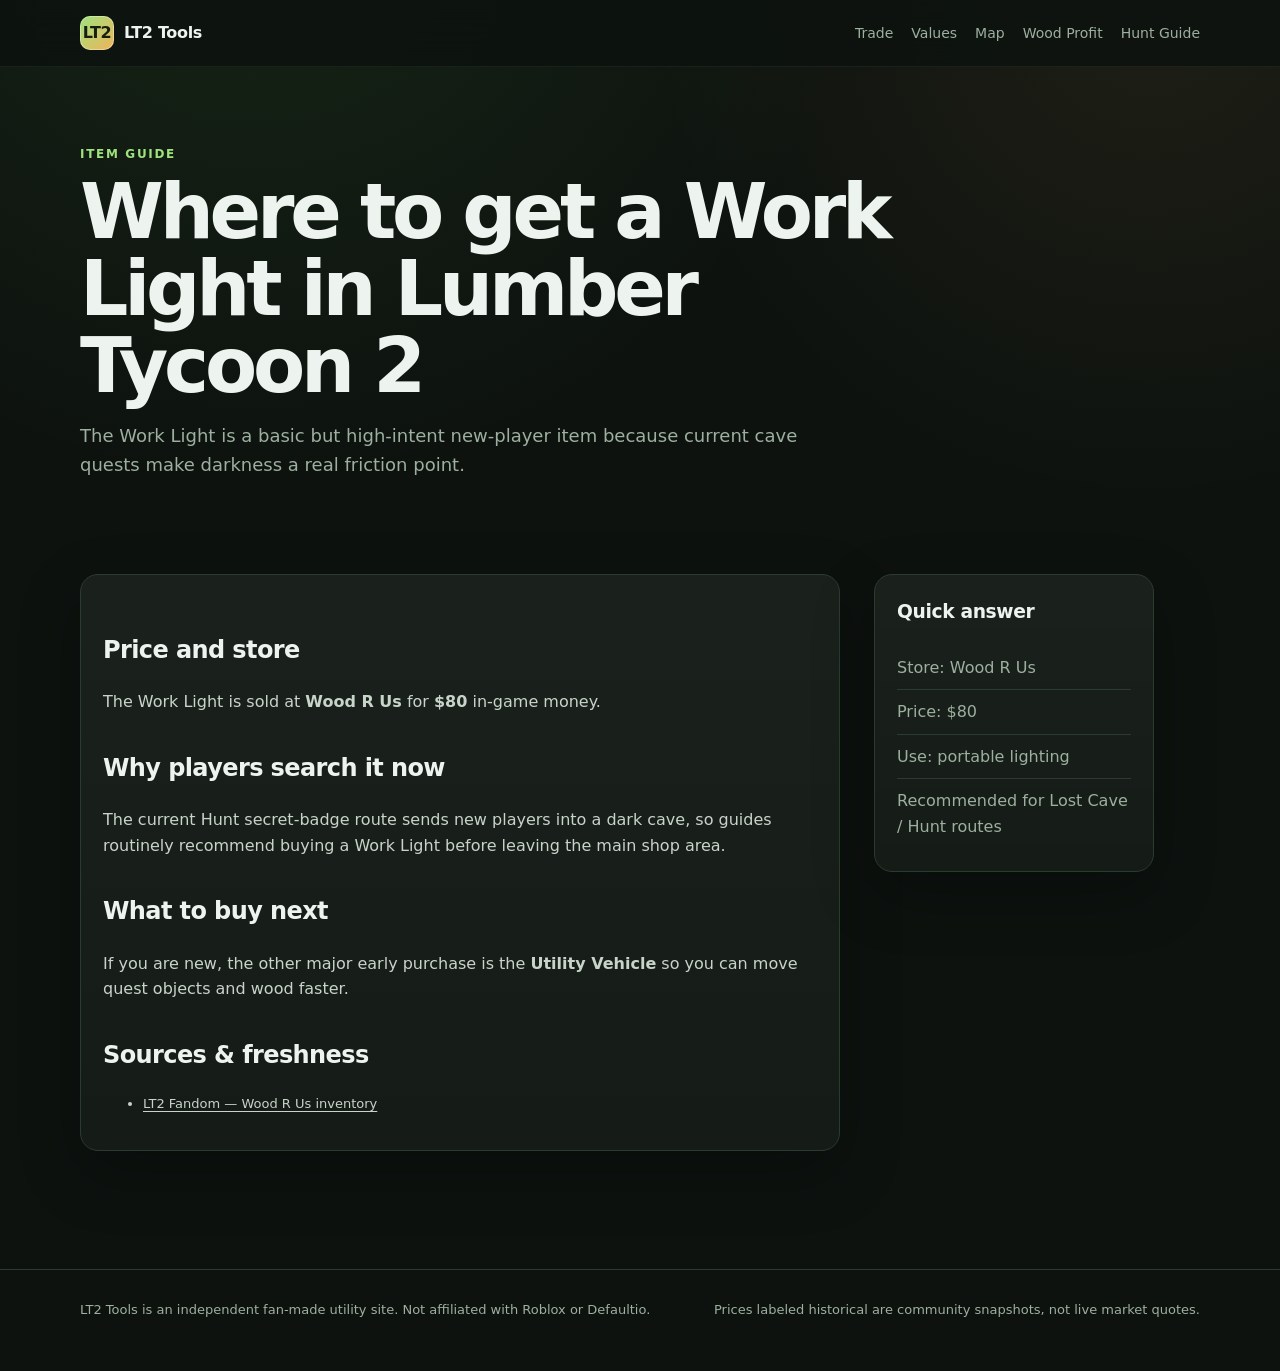
<file: work-light/index.html>
<!doctype html>
<html lang="en"><head>
<meta charset="utf-8"><meta name="viewport" content="width=device-width, initial-scale=1">
<title>Lumber Tycoon 2 Work Light — Price & Location</title><meta name="description" content="Where to buy the Work Light in Lumber Tycoon 2 and what it costs.">
<meta name="theme-color" content="#0d120f"><meta name="robots" content="index,follow">
<link rel="stylesheet" href="/assets/styles.css">
</head><body data-page="work-light">
<header class="site-header"><div class="container nav">
<a class="brand" href="/"><span class="brand-mark">LT2</span><span>LT2 Tools</span></a>
<nav class="nav-links"><a href="/trade-calculator/">Trade</a><a href="/values/">Values</a><a href="/map/">Map</a><a href="/wood-profit/">Wood Profit</a><a href="/lumber-tycoon-2-secret-badge/">Hunt Guide</a></nav>
</div></header>
<main><section class="hero"><div class="container"><div class="eyebrow">Item guide</div><h1>Where to get a Work Light in Lumber Tycoon 2</h1><p>The Work Light is a basic but high-intent new-player item because current cave quests make darkness a real friction point.</p></div></section><section class="section"><div class="container guide"><article class="card"><h2>Price and store</h2><p>The Work Light is sold at <strong>Wood R Us</strong> for <strong>$80</strong> in-game money.</p><h2>Why players search it now</h2><p>The current Hunt secret-badge route sends new players into a dark cave, so guides routinely recommend buying a Work Light before leaving the main shop area.</p><h2>What to buy next</h2><p>If you are new, the other major early purchase is the <a href="/how-to-get-a-car/"><strong>Utility Vehicle</strong></a> so you can move quest objects and wood faster.</p><h2>Sources & freshness</h2><ul class="source-list"><li><a href="https://lumber-tycoon-2.fandom.com/wiki/Wood_R_Us" rel="nofollow noopener" target="_blank">LT2 Fandom — Wood R Us inventory</a></li></ul></article><aside><div class="card"><h3>Quick answer</h3><ul class="checklist"><li>Store: Wood R Us</li><li>Price: $80</li><li>Use: portable lighting</li><li>Recommended for Lost Cave / Hunt routes</li></ul></div></aside></div></section></main>
<footer class="site-footer"><div class="container footer-row"><div>LT2 Tools is an independent fan-made utility site. Not affiliated with Roblox or Defaultio.</div><div>Prices labeled historical are community snapshots, not live market quotes.</div></div></footer>
<script src="/assets/data.js" defer></script><script src="/assets/app.js" defer></script>
</body></html>
</file>
<file: assets/styles.css>
:root {
  --bg: #0d120f;
  --panel: #151c17;
  --panel-2: #1c261f;
  --text: #edf3ee;
  --muted: #9daf9f;
  --line: #2c3b30;
  --green: #9ee37d;
  --green-2: #62b84b;
  --amber: #f0b35a;
  --red: #f27878;
  --blue: #78b6f2;
  --shadow: 0 22px 60px rgba(0,0,0,.28);
  --radius: 18px;
}
* { box-sizing: border-box; }
html { scroll-behavior: smooth; }
body {
  margin: 0;
  background:
    radial-gradient(circle at 20% -10%, rgba(98,184,75,.12), transparent 34%),
    radial-gradient(circle at 90% 0%, rgba(240,179,90,.08), transparent 28%),
    var(--bg);
  color: var(--text);
  font-family: Inter, ui-sans-serif, system-ui, -apple-system, BlinkMacSystemFont, "Segoe UI", sans-serif;
  line-height: 1.6;
}
a { color: inherit; text-decoration: none; }
a:hover { color: var(--green); }
button, input, select { font: inherit; }
.container { width: min(1120px, calc(100% - 32px)); margin: 0 auto; }
.site-header {
  position: sticky; top: 0; z-index: 20;
  backdrop-filter: blur(18px);
  background: rgba(13,18,15,.84);
  border-bottom: 1px solid rgba(255,255,255,.06);
}
.nav { min-height: 66px; display:flex; align-items:center; justify-content:space-between; gap:20px; }
.brand { display:flex; align-items:center; gap:10px; font-weight:800; letter-spacing:-.02em; }
.brand-mark {
  display:grid; place-items:center; width:34px; height:34px; border-radius:10px;
  background: linear-gradient(135deg, var(--green), var(--amber)); color:#152013; font-weight:900;
  box-shadow: inset 0 0 0 1px rgba(255,255,255,.35);
}
.nav-links { display:flex; gap:18px; align-items:center; font-size:14px; color:var(--muted); }
.nav-links a.active, .nav-links a:hover { color:var(--text); }
.hero { padding: 78px 0 42px; }
.eyebrow { color:var(--green); text-transform:uppercase; letter-spacing:.14em; font-size:12px; font-weight:800; }
h1 { margin:10px 0 18px; font-size:clamp(40px, 7vw, 76px); line-height:1.01; letter-spacing:-.055em; max-width:900px; }
.hero p { max-width:720px; color:var(--muted); font-size:18px; }
.actions { display:flex; gap:12px; flex-wrap:wrap; margin-top:28px; }
.btn {
  border:1px solid var(--line); border-radius:12px; padding:11px 16px; cursor:pointer;
  background:var(--panel); color:var(--text); display:inline-flex; align-items:center; justify-content:center; gap:8px;
}
.btn:hover { transform:translateY(-1px); border-color:#55705b; color:var(--text); }
.btn.primary { background:var(--green); color:#122011; border-color:transparent; font-weight:800; }
.btn.small { padding:7px 10px; font-size:13px; }
.grid { display:grid; gap:18px; }
.grid.cols-3 { grid-template-columns:repeat(3, 1fr); }
.grid.cols-2 { grid-template-columns:repeat(2, 1fr); }
.card {
  background:linear-gradient(180deg, rgba(255,255,255,.025), transparent), var(--panel);
  border:1px solid var(--line); border-radius:var(--radius); padding:22px; box-shadow:var(--shadow);
}
.card h2, .card h3 { margin-top:0; letter-spacing:-.02em; }
.card p { color:var(--muted); }
.tool-card { min-height:220px; display:flex; flex-direction:column; }
.tool-card .btn { margin-top:auto; align-self:flex-start; }
.tool-icon { width:44px; height:44px; border-radius:12px; display:grid; place-items:center; background:#223026; margin-bottom:18px; font-size:22px; }
.section { padding:34px 0 58px; }
.section-title { display:flex; align-items:end; justify-content:space-between; gap:20px; margin-bottom:18px; }
.section-title h2 { margin:0; font-size:32px; letter-spacing:-.035em; }
.section-title p { margin:0; color:var(--muted); max-width:620px; }
.badge { display:inline-flex; align-items:center; gap:6px; border:1px solid var(--line); border-radius:999px; padding:5px 9px; font-size:12px; color:var(--muted); background:#111713; }
.badge.good { color:#c7f3b2; border-color:#3c6540; background:#152719; }
.badge.warn { color:#ffd699; border-color:#654f2d; background:#251d12; }
.badge.stale { color:#ffc0c0; border-color:#673838; background:#281515; }
.notice { border:1px solid #5b4829; background:#231b10; color:#e9c98f; padding:14px 16px; border-radius:14px; margin:18px 0; }
.muted { color:var(--muted); }
.kpi { font-size:30px; line-height:1.1; font-weight:850; letter-spacing:-.035em; }
.kpi-label { color:var(--muted); font-size:13px; margin-top:5px; }
hr { border:0; border-top:1px solid var(--line); margin:24px 0; }
label { display:block; color:var(--muted); font-size:13px; margin-bottom:6px; }
input, select {
  width:100%; color:var(--text); background:#0f1511; border:1px solid var(--line); border-radius:11px; padding:10px 12px; outline:none;
}
input:focus, select:focus { border-color:#5e875f; box-shadow:0 0 0 3px rgba(158,227,125,.08); }
.form-row { display:grid; grid-template-columns:1fr 110px auto; gap:10px; align-items:end; margin-bottom:10px; }
.trade-board { display:grid; grid-template-columns:1fr 280px 1fr; gap:18px; align-items:start; }
.trade-side { min-height:380px; }
.trade-item { display:grid; grid-template-columns:1fr 72px 34px; gap:8px; align-items:center; padding:10px 0; border-bottom:1px solid var(--line); }
.trade-item:last-child { border-bottom:0; }
.trade-item strong { display:block; }
.trade-item small { color:var(--muted); }
.trade-result { text-align:center; position:sticky; top:90px; }
.trade-result .range { font-size:26px; font-weight:850; margin:6px 0; }
.balance-meter { height:9px; background:#0b0f0c; border-radius:99px; overflow:hidden; margin:18px 0 8px; }
.balance-meter > div { height:100%; width:50%; background:linear-gradient(90deg, var(--amber), var(--green)); border-radius:inherit; transition:width .25s; }
.table-wrap { overflow:auto; border:1px solid var(--line); border-radius:14px; }
table { width:100%; border-collapse:collapse; min-width:720px; }
th, td { padding:13px 14px; text-align:left; border-bottom:1px solid var(--line); }
th { font-size:12px; text-transform:uppercase; letter-spacing:.09em; color:var(--muted); background:#111713; }
td { font-size:14px; }
tr:last-child td { border-bottom:0; }
.tabs { display:flex; gap:8px; flex-wrap:wrap; margin-bottom:14px; }
.tab { border:1px solid var(--line); background:var(--panel); color:var(--muted); padding:8px 12px; border-radius:999px; cursor:pointer; }
.tab.active { background:var(--green); color:#122011; border-color:transparent; font-weight:800; }
.map-shell { position:relative; aspect-ratio:16/9; border:1px solid var(--line); border-radius:18px; overflow:hidden; background:#111a14; }
.map-shell svg { width:100%; height:100%; display:block; }
.map-label { font-size:18px; fill:#edf3ee; font-weight:700; }
.map-small { font-size:13px; fill:#9daf9f; }
.map-node { cursor:pointer; }
.map-node circle { fill:#1d2b21; stroke:#607363; stroke-width:3; transition:.2s; }
.map-node:hover circle, .map-node.active circle { fill:#9ee37d; stroke:#dff6d5; }
.map-node.active .map-label { fill:#9ee37d; }
.route-line { fill:none; stroke:#425446; stroke-width:8; stroke-linecap:round; stroke-dasharray:8 12; }
.route-line.active { stroke:#f0b35a; }
.map-panel { margin-top:14px; display:grid; grid-template-columns:260px 1fr; gap:14px; }
.map-info ul { margin:8px 0 0 18px; padding:0; color:var(--muted); }
.calculator-grid { display:grid; grid-template-columns:360px 1fr; gap:18px; }
.result-hero { padding:24px; border-radius:16px; background:#111813; border:1px solid var(--line); }
.result-hero .big { font-size:44px; font-weight:900; letter-spacing:-.05em; }
.guide { display:grid; grid-template-columns:minmax(0, 760px) 280px; gap:34px; align-items:start; }
.guide article h2 { margin-top:34px; letter-spacing:-.025em; }
.guide article p, .guide article li { color:#c8d3ca; }
.guide article li { margin:7px 0; }
.guide aside { position:sticky; top:88px; }
.checklist { list-style:none; margin:0; padding:0; }
.checklist li { padding:9px 0; border-bottom:1px solid var(--line); color:var(--muted); }
.checklist li:last-child { border-bottom:0; }
.source-list { font-size:13px; color:var(--muted); }
.source-list a { text-decoration:underline; text-underline-offset:3px; }
.site-footer { margin-top:60px; border-top:1px solid var(--line); padding:30px 0 50px; color:var(--muted); font-size:13px; }
.footer-row { display:flex; justify-content:space-between; gap:20px; flex-wrap:wrap; }
.search-box { margin-bottom:14px; }
.mobile-only { display:none; }
@media (max-width: 900px) {
  .grid.cols-3 { grid-template-columns:1fr 1fr; }
  .trade-board { grid-template-columns:1fr; }
  .trade-result { position:static; order:3; }
  .calculator-grid, .guide { grid-template-columns:1fr; }
  .guide aside { position:static; }
  .map-panel { grid-template-columns:1fr; }
}
@media (max-width: 680px) {
  .nav-links { display:none; }
  .hero { padding-top:52px; }
  .grid.cols-3, .grid.cols-2 { grid-template-columns:1fr; }
  .form-row { grid-template-columns:1fr 90px; }
  .form-row .btn { grid-column:1 / -1; }
  .section-title { display:block; }
  .section-title p { margin-top:8px; }
  .map-shell { aspect-ratio: 4/5; }
  .map-label { font-size:14px; }
  .map-small { font-size:11px; }
  .mobile-only { display:block; }
}
</file>
